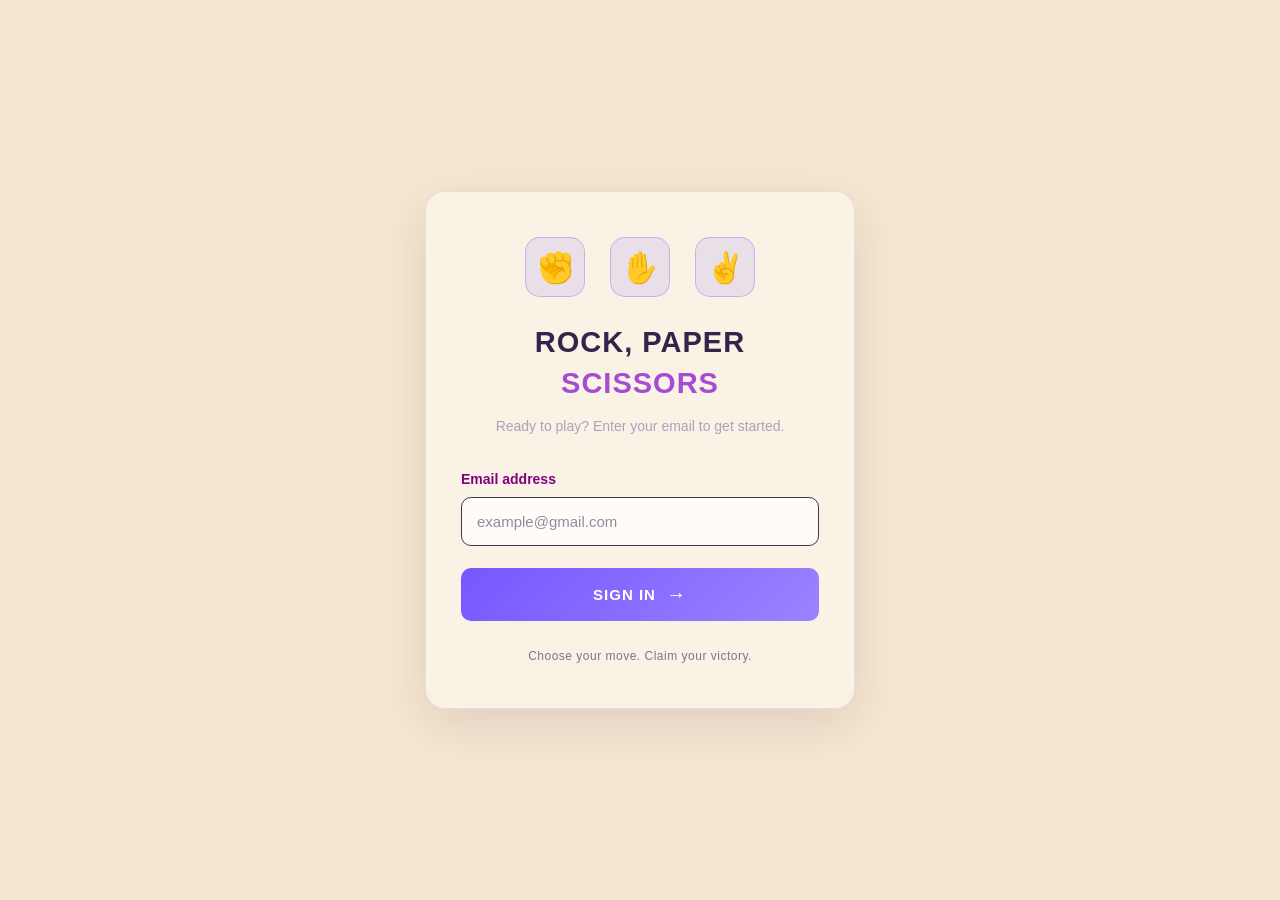
<file: index.html>
<!DOCTYPE html>
<html lang="en">
<head>
    <meta charset="UTF-8">
    <meta name="viewport" content="width=device-width, initial-scale=1.0">
    <title>Rock Paper Scissors | Sign In</title>
    <link rel="stylesheet" href="signin.css">
</head>
<body>
    <main class="login-container">
        <div class="game-icons">
            <span>✊</span>
            <span>✋</span>
            <span>✌️</span>
        </div>

        <h1>ROCK, PAPER <span>SCISSORS</span></h1>
        <p class="subtitle">Ready to play? Enter your email to get started.</p>

        <form action="game.html" method="get">
            <label for="email">Email address</label>
            <input
                type="email"
                id="email"
                name="email"
                placeholder="example@gmail.com"
                required
            >

            <button type="submit">SIGN IN <span>→</span></button>
        </form>

        <p class="footer-text">Choose your move. Claim your victory.</p>
    </main>
</body>
</html>
</file>
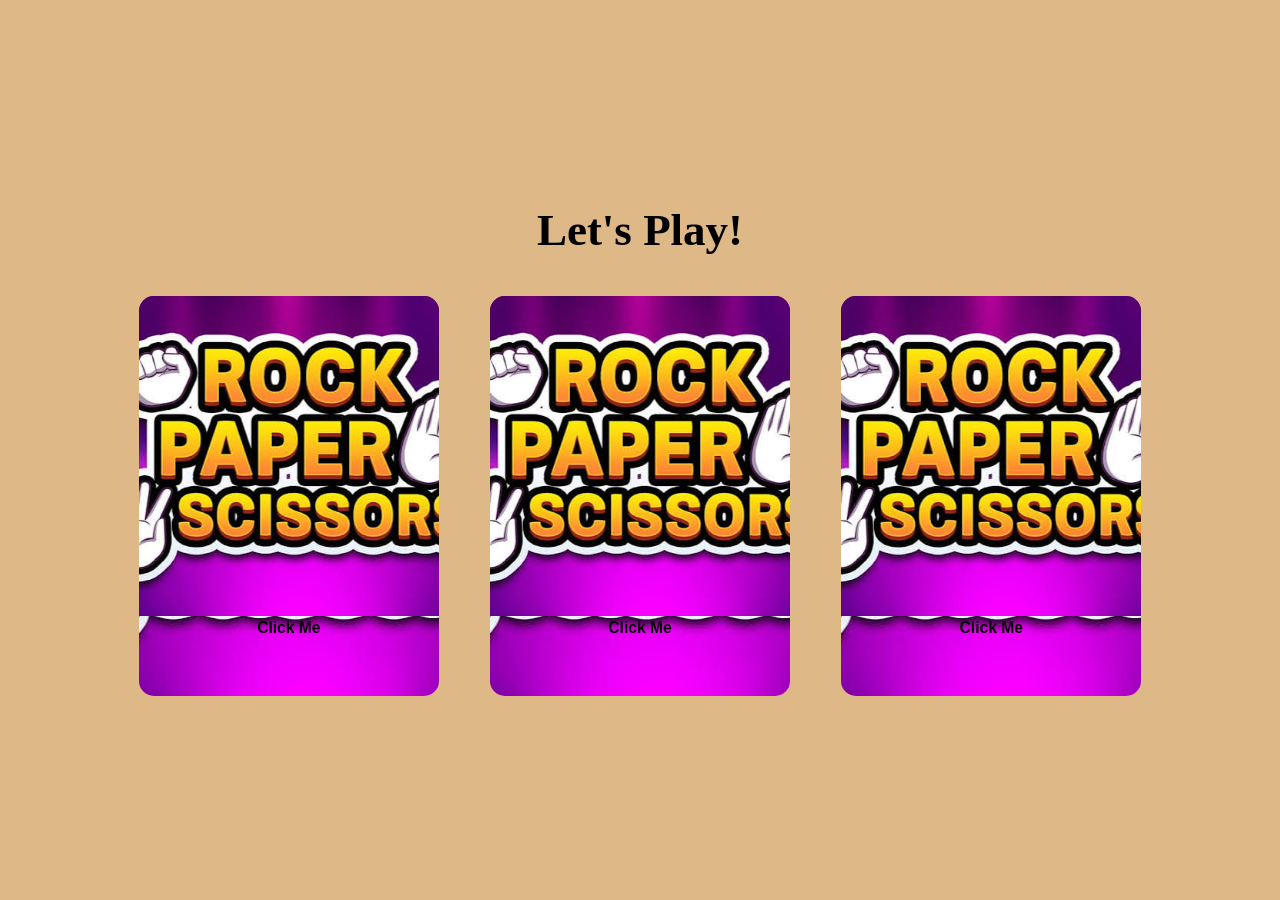
<file: game.html>
<!DOCTYPE html>
<html lang="en">
<head>
    <meta charset="UTF-8">
    <meta name="viewport" content="width=device-width, initial-scale=1.0">
    <title>Rock, paper, Scissors</title>
    <link rel="stylesheet" href="game.css">
</head>
<body>
<h1>Let's Play!</h1>


 <section>
 <!-- Rock card -->
<button class="rock card" onclick="playGame('rock', this)">
    <div class="card-inner">
        <div class="card-front">
            <img src="image/rpss.png" alt="Rock Paper Scissors">
            <h3>Click Me</h3>
        </div>
        <div class="card-back1"></div>
    </div>
</button>

<!-- Paper card -->
<button class="paper card" onclick="playGame('paper', this)">
    <div class="card-inner">
        <div class="card-front">
            <img src="image/rpss.png" alt="Rock Paper Scissors">
            <h3>Click Me</h3>
        </div>
        <div class="card-back2"></div>
    </div>
</button>

<!-- Scissors card -->
<button class="scissors card" onclick="playGame('scissors', this)">
    <div class="card-inner">
        <div class="card-front">
            <img src="image/rpss.png" alt="Rock Paper Scissors">
            <h3>Click Me</h3>
        </div>
        <div class="card-back3"></div>
    </div>
</button>
</section>



<script src="game.js"></script>
</body>
</html>
</file>
<file: signin.css>
* {
    margin: 0;
    padding: 0;
    box-sizing: border-box;
}

body {
    min-height: 100vh;
    display: flex;
    justify-content: center;
    align-items: center;
    padding: 20px;
    font-family: Arial, Helvetica, sans-serif;
    background: #f5e7d0;
    color: #34234A;
}

.login-container {
    width: 100%;
    max-width: 430px;
    padding: 45px 35px;
    background: rgba(255, 255, 255, 0.45);
    border: 1px solid rgba(120, 70, 150, 0.12);
    border-radius: 20px;
    box-shadow: 0 15px 50px rgba(65, 35, 80, 0.12);
    text-align: center;
}

.game-icons {
    display: flex;
    justify-content: center;
    gap: 25px;
    margin-bottom: 25px;
}

.game-icons span {
    display: flex;
    justify-content: center;
    align-items: center;
    width: 60px;
    height: 60px;
    background: rgba(124, 92, 255, 0.12);
    border: 1px solid rgba(124, 92, 255, 0.35);
    border-radius: 15px;
    font-size: 30px;
    transition: transform 0.3s ease, background 0.3s ease;
}

.game-icons span:hover {
    transform: translateY(-6px) rotate(-5deg);
    background: rgba(124, 92, 255, 0.25);
}

h1 {
    font-size: clamp(22px, 5vw, 29px);
    font-weight: 800;
    line-height: 1.4;
    letter-spacing: 1px;
    margin-bottom: 12px;
}

h1 span {
    display: block;
    color: #a64bd6;
}

.subtitle {
    color: #a5a5bd;
    font-size: 14px;
    line-height: 1.7;
    margin-bottom: 32px;
}

form {
    display: flex;
    flex-direction: column;
    text-align: left;
}

label {
    margin-bottom: 10px;
    font-size: 14px;
    font-weight: 600;
    color: purple;
}

input {
    width: 100%;
    padding: 15px;
    margin-bottom: 22px;
    border: 1px solid #39394f;
    border-radius: 10px;
    outline: none;
    background: #fffcf7;
    color: #34234a;
    font-size: 15px;
    transition: border-color 0.3s ease, box-shadow 0.3s ease;
}

input::placeholder {
    color: #96889c;
}

input:focus {
    border-color: #a64bd6;
    box-shadow: 0 0 0 3px rgba(155, 131, 255, 0.15);
}

button {
    width: 100%;
    padding: 15px;
    display: flex;
    justify-content: center;
    align-items: center;
    gap: 10px;
    border: none;
    border-radius: 10px;
    background: linear-gradient(135deg, #7657ff, #9b83ff);
    color: #ffffff;
    font-size: 15px;
    font-weight: 700;
    letter-spacing: 1px;
    cursor: pointer;
    transition: transform 0.3s ease, box-shadow 0.3s ease;
}

button span {
    font-size: 20px;
    transition: transform 0.3s ease;
}

button:hover {
    transform: translateY(-3px);
    box-shadow: 0 8px 25px rgba(124, 92, 255, 0.35);
}

button:hover span {
    transform: translateX(5px);
}

button:active {
    transform: scale(0.98);
}

.footer-text {
    margin-top: 28px;
    color: #77778f;
    font-size: 12px;
    letter-spacing: 0.5px;
}


@media (max-width: 480px) {
    .login-container {
        padding: 35px 22px;
    }

    .game-icons {
        gap: 15px;
    }

    .game-icons span {
        width: 52px;
        height: 52px;
        font-size: 26px;
    }

    .subtitle {
        font-size: 13px;
    }
}
</file>
<file: game.css>
*{
    margin: 0;
    padding: 0;
    box-sizing: border-box;
}

body {
    font-family: Arial, sans-serif;
    background-color: burlywood;
    min-height: 100vh;
    min-height: 100svh;
    display: flex;
    flex-direction: column;
    justify-content: center;
    align-items: center;
    gap: 40px;
    padding: 32px 16px;
}

h1 {
    text-align: center;
    font-size: clamp(32px, 6vw, 45px);
    font-family: cursive;
    font-weight: 900;
    margin-bottom: 0;
}


section{
    display: flex;
    justify-content: center;
    align-items: center;
    gap: clamp(16px, 4vw, 60px);
    width: 100%;
}

.rock, .paper, .scissors {
    background-size: cover;
    background-position: center;
    background-repeat: no-repeat;
    border: none;
    padding: 50px 50px;
    border-radius: 8px;
    cursor: pointer;
}

.rock{
    background-image: url('./image/rock.jpg') ;
}

.paper {
   background-image: url('./image/paper.png') ;
}

.scissors {
   background-image: url('./image/scissors.png') ;
}

.card {
    width: clamp(110px, 26vw, 300px);
    aspect-ratio: 3 / 4;
    padding: 0;
    border: none;
    background: transparent;
    cursor: pointer;
    perspective: 1000px;
}

.card-inner {
    width: 100%;
    height: 100%;
    position: relative;
    transition: transform 0.8s;
    transform-style: preserve-3d;
}

.card.flipped .card-inner {
    transform: rotateY(180deg);
}

.card-front,
.card-back1, .card-back2, .card-back3 {
    position: absolute;
    width: 100%;
    height: 100%;
    border-radius: 15px;
    overflow: hidden;
    backface-visibility: hidden;
}

.card-front {
    background-image: url('image/rpss.png');
    background-position: center;
    background-size: cover;
}

.card-front img {
    width: 100%;
    height: 80%;
    object-fit: cover;
}

.card-back1 {
    background-image: url('./image/rock.jpg') ;
    background-size: cover;
    background-position: center;
    background-repeat: no-repeat;
    transform: rotateY(180deg);
}

.card-back2 {
    background-image: url('./image/paper.png') ;
    background-size: cover;
    background-position: center;
    background-repeat: no-repeat;
    transform: rotateY(180deg);
}

.card-back3 {
    background-image: url('./image/scissors.png') ;
    background-size: cover;
    background-position: center;
    background-repeat: no-repeat;
    transform: rotateY(180deg);
}

@media (max-width: 560px) {
    body {
        gap: 24px;
    }

    section {
        flex-direction: column;
        gap: 20px;
    }

    .card {
        width: clamp(180px, 65vw, 240px);
    }
}
</file>
